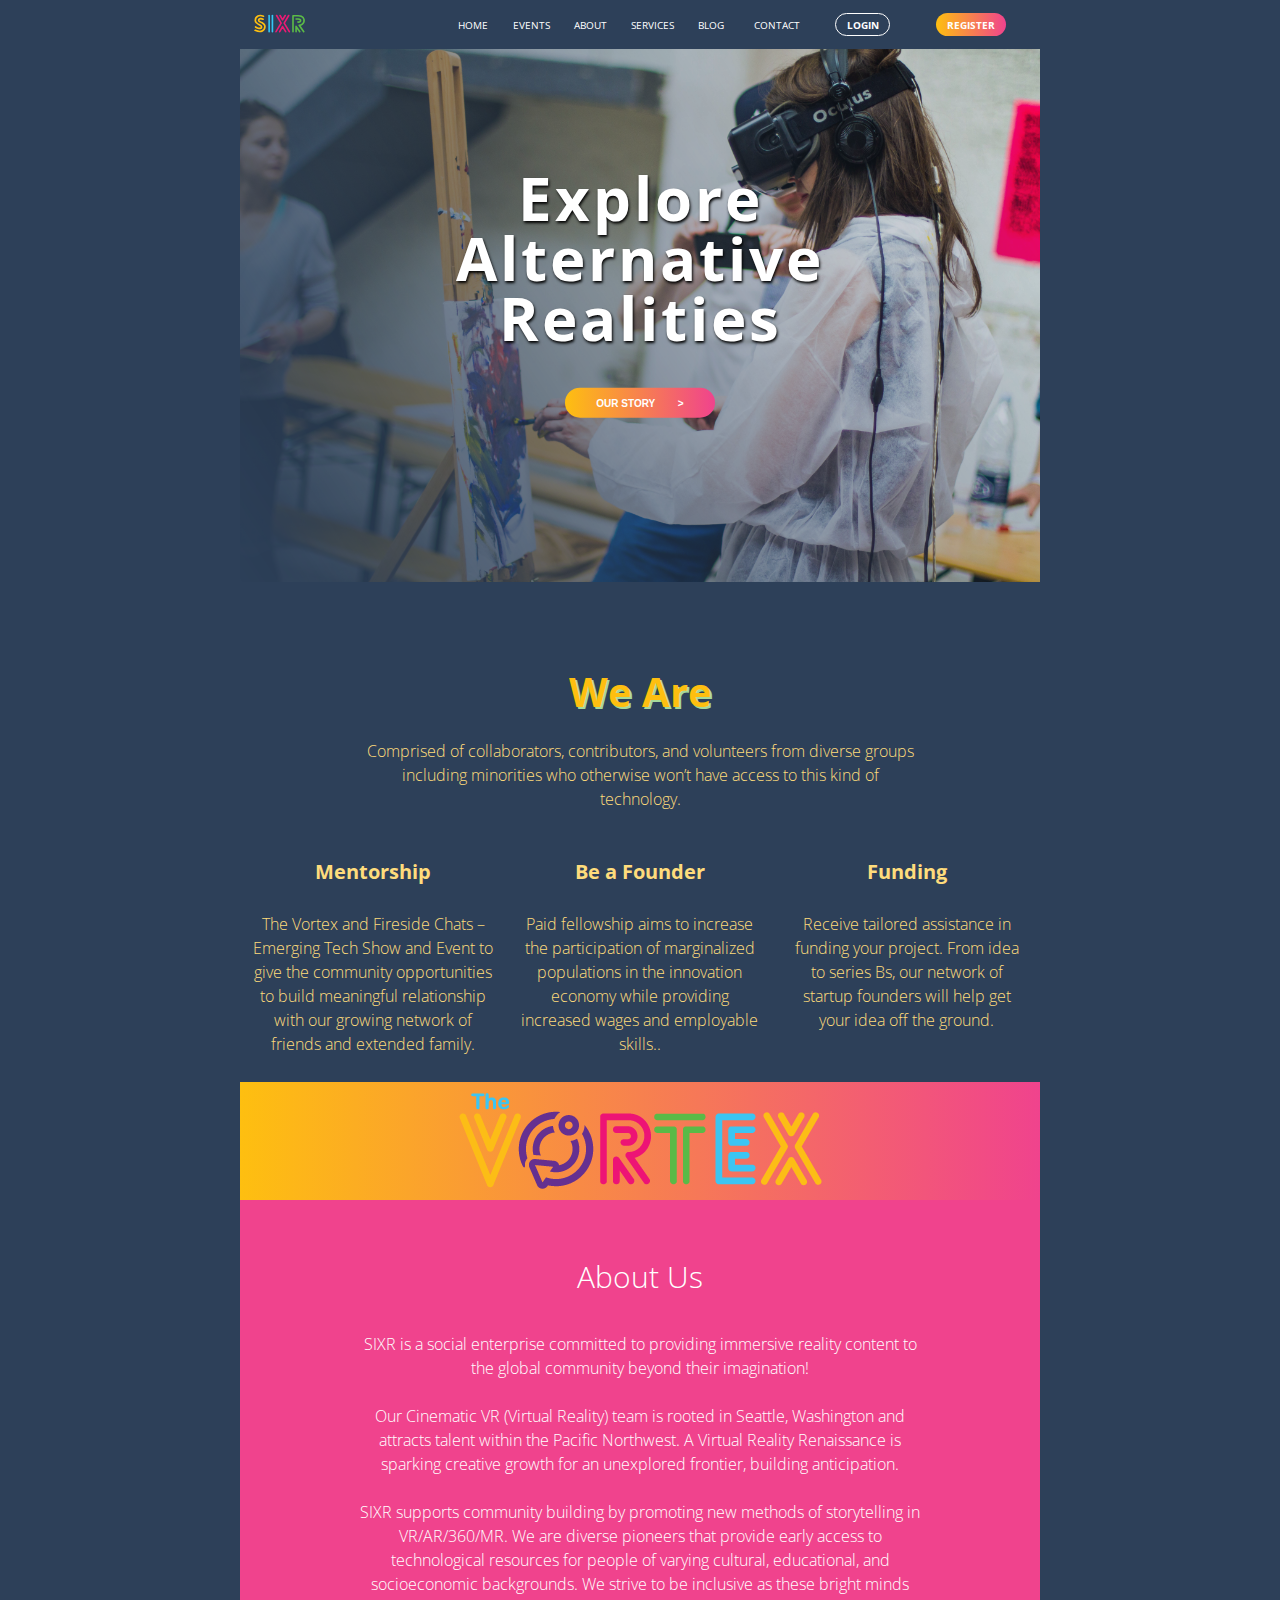
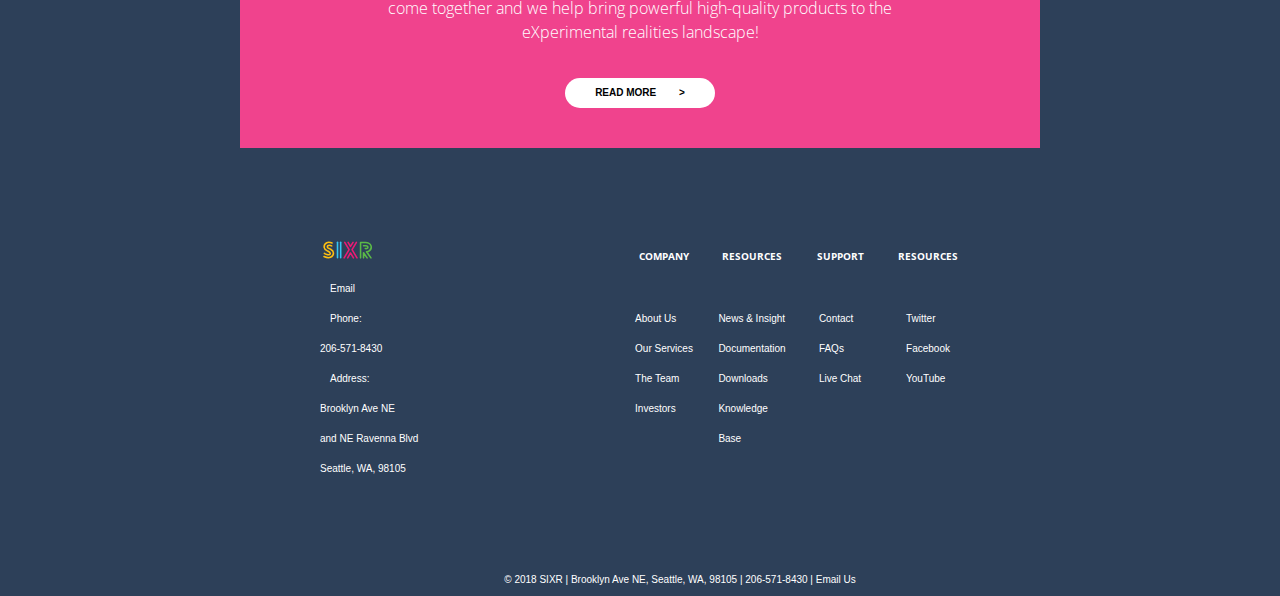
<file: index.html>
<!DOCTYPE html>
<!--[if lt IE 7]>      <html class="no-js lt-ie9 lt-ie8 lt-ie7"> <![endif]-->
<!--[if IE 7]>         <html class="no-js lt-ie9 lt-ie8"> <![endif]-->
<!--[if IE 8]>         <html class="no-js lt-ie9"> <![endif]-->
<!--[if gt IE 8]><!--> <html class="no-js"> <!--<![endif]-->
<head>
    <meta charset="utf-8">
    <meta http-equiv="X-UA-Compatible" content="IE=edge">
    <title>SIXR - Home</title>
    <meta name="description" content="">
    <meta name="viewport" content="width=device-width, initial-scale=1">
    <link href="https://fonts.googleapis.com/css?family=Open+Sans+Condensed:300|Open+Sans:300,400&display=swap" rel="stylesheet">
    <link rel="stylesheet" href="https://use.fontawesome.com/releases/v5.8.1/css/all.css" integrity="sha384-50oBUHEmvpQ+1lW4y57PTFmhCaXp0ML5d60M1M7uH2+nqUivzIebhndOJK28anvf" crossorigin="anonymous">
    <link rel="stylesheet" href="css/index.css">
</head>

<body>
<div class="container">
    <!-- Logo and nav menu / toggle nav menu -->
    <header> 
        <span class="navbar-toggle" id="js-navbar-toggle">
                <i class="fas fa-bars"></i>
        </span>
        <div class="logo">
            <a href="index.html">   
            <img src="img/sixr_logo.svg" alt="">
            </a>
        </div>
        <div id="nav-links" class="nav-links">
                <a href="index.html" class="home">HOME</a>
                <a target="blank" href="https://sixr.tv/events/">EVENTS</a>                    
                <a target="blank" href="about.html">ABOUT</a>
                <a href="#services">SERVICES</a>
                <a target="blank" href="https://sixr.tv/sizzle-crunch/">BLOG</a>
                <a href="#contact">CONTACT</a>
                <a target "_blank" href="/login"><button class="login">LOGIN</button></a>
                <a target "_blank" href="https://sixr-app.netlify.com/"><button class="register">REGISTER</button></a>
        </div><!-- nav-links -->
    </header>
    <!-- Main banner -->
    <section id="home" class="banner">

        <div class="mobile-btns">
                <a href="/login"><button class="login">LOGIN</button></a>
                <a href="https://sixr-app.netlify.com/"><button class="register">REGISTER</button></a>
        </div>
        <div class="center-mobile">
            <h1>
                Explore<br>Alternative<br>Realities<br>
            </h1>
            <a href="#about"><button>OUR STORY &emsp;&emsp;></button></a>
        </div><!-- center mobile -->
        <div class="center-left">
            <h1>
                Explore<br>Alternative<br>Realities<br>
            </h1>
            <a href="#about"><button>OUR STORY &emsp;&emsp;></button></a>
        </div><!-- center left -->
        <img src="img/vr-painting.jpg" alt="vr painting">

    </section>


    <section class="main">
        <!-- SIXR services -->
        <div id="services">
            <div class="service-intro">
                    <h1>We Are</h1>
                    <p>Comprised of collaborators, contributors, and volunteers from diverse groups including minorities who otherwise won’t have access to this kind of technology.</p>
            </div>
            <div class="service-divs">
                <div>
                    <i class="fas fa-user-circle fa-3x"></i>
                    <h2>Mentorship</h2>
                    <p>The Vortex and Fireside Chats – Emerging Tech Show and Event to give the community opportunities to build meaningful relationship with our growing network of friends and extended family.</p>
                </div>
                <div>
                    <i class="fas fa-laptop fa-3x"></i>
                    <h2>Be a Founder</h2>
                    <p>Paid fellowship aims to increase the participation of marginalized populations in the innovation economy while providing increased wages and employable skills..
                    </p>
                </div>
                <div>
                    <i class="fas fa-store-alt fa-3x"></i>
                    <h2>Funding</h2>
                    <p>Receive tailored assistance in funding your project. From idea to series Bs, our network of startup founders will help get your idea off the ground.</p>
                </div>
            </div>
        </div>
        <!-- About SIXR -->
        <div id="about" class="about">
            <div class="img-about">
                <img src="img/vortex.png" alt="">
            </div>
            <div class="txt-about">
                <h2>About Us</h2>
                <p>
                        SIXR is a social enterprise committed to providing immersive reality content to the global community beyond their imagination!<br><br>

                        Our  Cinematic VR (Virtual Reality) team is rooted in Seattle, Washington and attracts talent within the Pacific Northwest. A Virtual Reality Renaissance is sparking creative growth for an unexplored frontier, building anticipation.<br><br>
                        
                        SIXR supports community building by promoting new methods of storytelling in VR/AR/360/MR. We are diverse pioneers that provide early access to technological resources for people of varying cultural, educational, and socioeconomic backgrounds. We strive to be inclusive as these bright minds come together and we help bring powerful high-quality products to the eXperimental realities landscape!<br><br>                    </p>
                <a target="blank" href="https://sixr.tv/network/"><button>READ MORE &emsp;&emsp;></button></a>
            </div>
        </div>

    </section>

    <footer>

            <section id="contact" class="footer-main">
                <!-- Footer logo and contact -->
                <div class="logo">
                <ul>
                    <a href="index.html"><img src="img/sixr_logo.svg" alt=""></a>                
                <li>
                    <a href="mailto:budi@studivo.com"><i class="far fa-envelope"></i>&emsp;Email</a>
                </li>    
                <li>
                    <a href="tel:1-2060571-8530"><i class="fas fa-phone"></i>&emsp;Phone:<br>206-571-8430</a>
                </li>
                <li>
                    <i class="fas fa-map-marker-alt"></i>&emsp;Address:<br>Brooklyn Ave NE<br>and NE Ravenna Blvd<br>Seattle, WA, 98105
                </li>
            </ul>
                </div><!-- Footer log and contact -->

                <!-- Footer resource uls -->
                <div class="footer-resources-1">
                    <h4>COMPANY</h4>
                    <ul>
                        <a href="about.html"><li>About Us</li></a>
                        <li>Our Services</li>
                        <li>The Team</li>
                        <li>Investors</li>
                    </ul>
                </div>
                <div class=footer-resources-2>
                    <h4>RESOURCES</h4>
                    <ul>
                        <li>News & Insight</li>
                        <li>Documentation</li>
                        <li>Downloads</li>
                        <li>Knowledge Base</li>
                    </ul>
                </div>
                <div class="footer-resources-3">
                    <h4>SUPPORT</h4>
                    <ul>
                        <li>Contact</li>
                        <li>FAQs</li>
                        <li>Live Chat</li>
                    </ul>
                </div>
                <div class="footer-resources-4">   
                    <h4>RESOURCES</h4>
                    <ul class="social-icons">
                        <li><i class="fab fa-twitter fa-3x"></i></li>
                        <li><i class="fab fa-facebook fa-3x"></i></li>
                        <li><i class="fab fa-youtube-square fa-3x"></i></li>
                    </ul>
                    <!-- Social Media ul -->
                    <ul class="social-text">
                        <li>Twitter</li>
                        <li>Facebook</li>
                        <li>YouTube</li>                                
                    </ul>
                </div>

            </section>
            <!-- Copyright line and bottom contact line -->
            <div class="copyright">
                <div>
                        © 2018 SIXR | Brooklyn Ave NE, Seattle, WA, 98105 | 206-571-8430 | <a href="mailto:sixr@studivo.com">Email Us</a>
                </div>                
            </div>

    </footer>
</div>
    <!-- JavaScript file -->
    <script src="index.js" async defer></script>
</body>
</html>
</file>
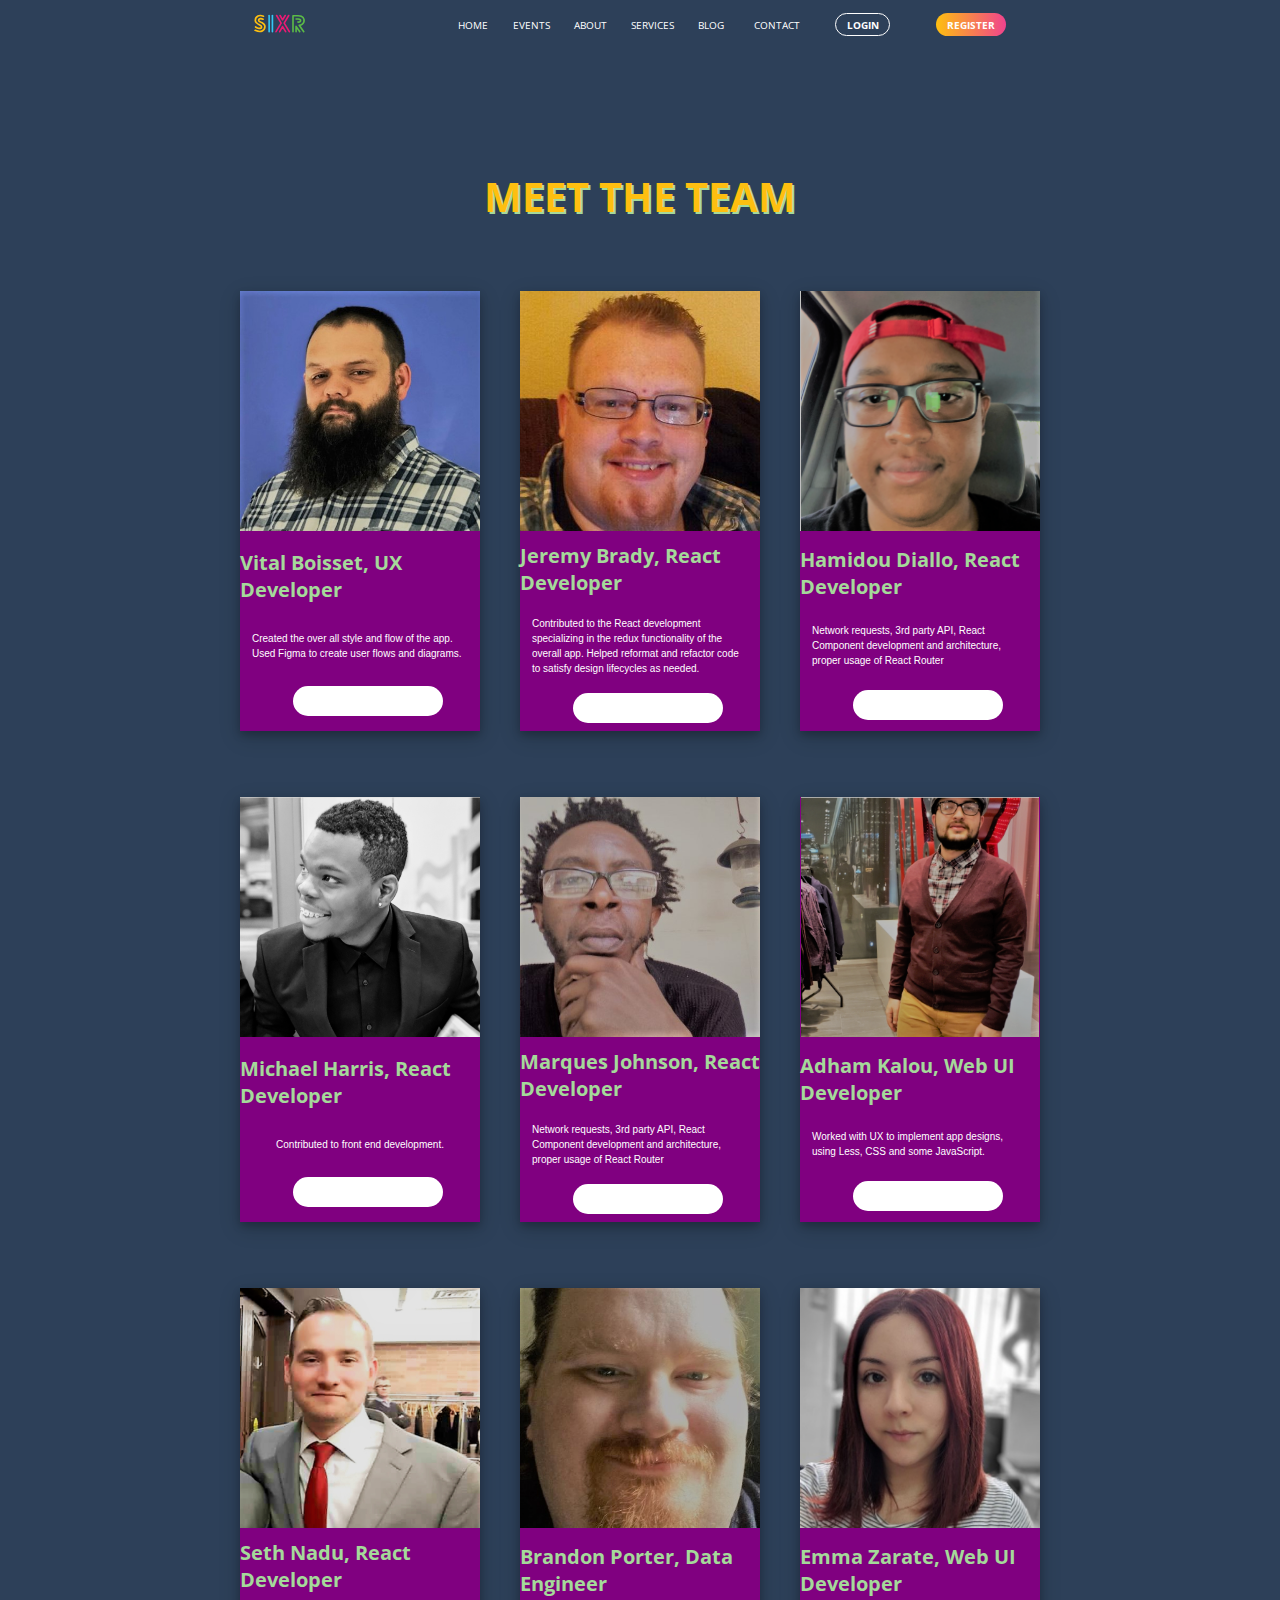
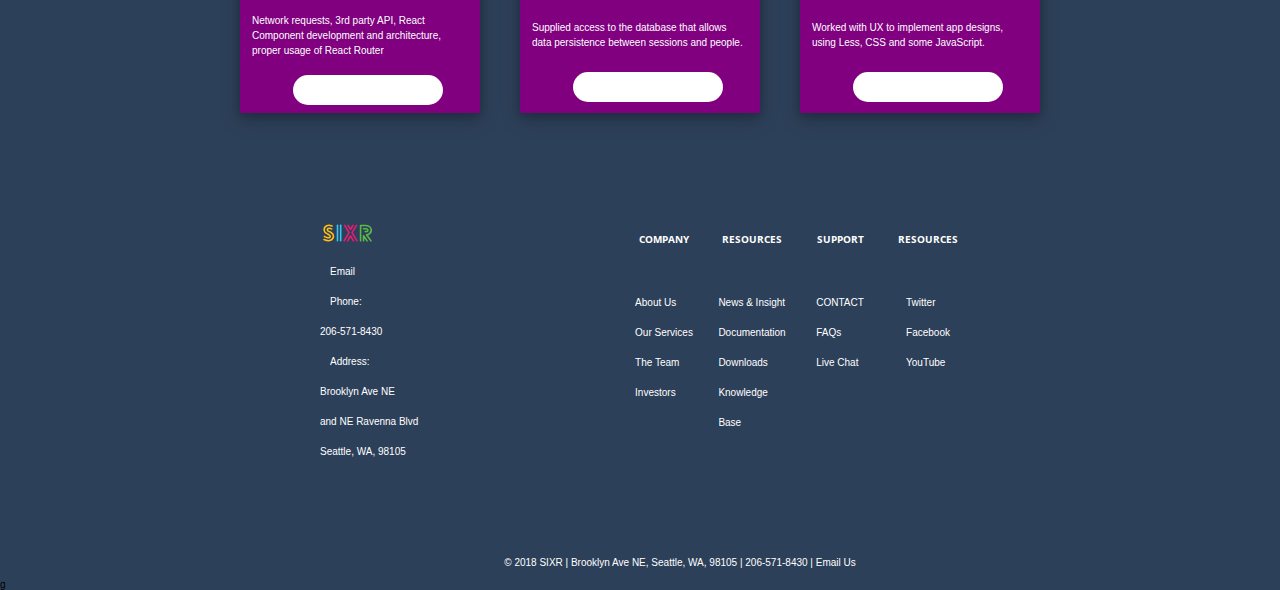
<file: about.html>
<!DOCTYPE html>
<!--[if lt IE 7]>      <html class="no-js lt-ie9 lt-ie8 lt-ie7"> <![endif]-->
<!--[if IE 7]>         <html class="no-js lt-ie9 lt-ie8"> <![endif]-->
<!--[if IE 8]>         <html class="no-js lt-ie9"> <![endif]-->
<!--[if gt IE 8]><!--> <html class="no-js"> <!--<![endif]-->
<head>
    <meta charset="utf-8">
    <meta http-equiv="X-UA-Compatible" content="IE=edge">
    <title>SIXR - Home</title>
    <meta name="description" content="">
    <meta name="viewport" content="width=device-width, initial-scale=1">
    <link href="https://fonts.googleapis.com/css?family=Open+Sans+Condensed:300|Open+Sans:300,400&display=swap" rel="stylesheet">
    <link rel="stylesheet" href="https://use.fontawesome.com/releases/v5.8.1/css/all.css" integrity="sha384-50oBUHEmvpQ+1lW4y57PTFmhCaXp0ML5d60M1M7uH2+nqUivzIebhndOJK28anvf" crossorigin="anonymous">
        <link rel="stylesheet" href="css/index.css">
</head>

<body>
<div class="container">
    <!-- Logo, navbar and nav toggle menu -->
    <header>
        <span class="navbar-toggle" id="js-navbar-toggle">
                <i class="fas fa-bars"></i>
        </span>
        <div class="logo">
            <a href="index.html">
            <img src="img/sixr_logo.svg" alt="">
            </a>
        </div>
        <div id="nav-links" class="nav-links">
                <a href="index.html" class="home">HOME</a>
                <a target ="_blank" href="https://sixr.tv/events/">EVENTS</a>                    
                <a href="about.html">ABOUT</a>
                <a target="_blank"href="#services">SERVICES</a>
                <a target="blank" href="https://sixr.tv/sizzle-crunch/">BLOG</a>
                <a href="#contact">CONTACT</a>
                <a target "_blank" href="/login"><button class="login">LOGIN</button></a>
                <a target "_blank" href="https://sixr-app.netlify.com/"><span><button class="register">REGISTER</span></button></a>
        </div><!-- nav-links -->
    </header>
    <!-- Team intro -->
    <div>
        <h1 class="meet-team">MEET THE TEAM</h1>
    </div>
    <!-- Grid container: image, title, work links, and short intro -->
    <section class="team-container">

        <div class="team member-1">
            <img src="img/vboisset.jfif" alt="">
            <h2>Vital Boisset, UX Developer</h2>
            <p>Created the over all style and flow of the app. Used Figma to create user flows and diagrams.</p>
            <a href="https://www.linkedin.com/in/vital-boisset/"><button><i class="fab fa-linkedin fa-2x"></i></button></a>
        </div> 
        <div class="team member-2">
            <img src="img/jbrady.png" alt="">
            <h2>Jeremy Brady, React Developer</h2>
            <p>Contributed to the React development specializing in the redux functionality of the overall app. Helped reformat and refactor code to satisfy design lifecycles as needed.</p>
            <a href="https://github.com/jeremybrady702"><button><i class="fab fa-github fa-2x"></i></button></a>
        </div>
        <div class="team member-3">
            <img src="img/hdiallo.png" alt="">
            <h2>Hamidou Diallo, React Developer</h2>
            <p>Network requests, 3rd party API, React Component development and architecture, proper usage of React Router</p>
            <a href="https://github.com/hamidoudiallo96"><button><i class="fab fa-github fa-2x"></i></button></a>
        </div>
        <div class="team member-4">
            <img src="img/mharris.png" alt="">
            <h2>Michael Harris, React Developer</h2>
            <p>Contributed to front end development.</p>
            <a href="https://github.com/imMichaelHarris"><button><i class="fab fa-github fa-2x"></i></button></a>
        </div>
        <div class="team member-5">
            <img src="img/mjohnson.jfif" alt="">
            <h2>Marques Johnson, React Developer</h2>
            <p>Network requests, 3rd party API, React Component development and architecture, proper usage of React Router</p>
            <a href="https://github.com/MarquesJ8023"><button><i class="fab fa-github fa-2x"></i></button></a>
        </div>
        <div class="team member-6">
            <img src="img/akalou.png" alt="">
            <h2>Adham Kalou, Web UI Developer</h2>
            <p>Worked with UX to implement app designs, using Less, CSS and some JavaScript.</p>
            <a href="https://github.com/Adhamkalou"><button><i class="fab fa-github fa-2x"></i></button></a>
        </div>
        <div class="team member-7">
            <img src="img/snadu.png" alt="">
            <h2>Seth Nadu, React Developer</h2>
            <p>Network requests, 3rd party API, React Component development and architecture, proper usage of React Router</p>
            <a href="https://github.com/sethnadu"><button><i class="fab fa-github fa-2x"></i></button></a>
        </div>
        <div class="team member-8">
            <img src="img/bporter.jfif" alt="">
            <h2>Brandon Porter, Data Engineer</h2>
            <p>Supplied access to the database that allows data persistence between sessions and people.</p>
            <a href="https://github.com/AshenPheonix"><button><i class="fab fa-github fa-2x"></i></button></a>
        </div>
        <div class="team member-9">
                <img src="img/ezarate.jpg" alt="">
                <h2>Emma Zarate, Web UI Developer</h2>
                <p>Worked with UX to implement app designs, using Less, CSS and some JavaScript.</p>
                <a href="https://github.com/yoshimii"><button><i class="fab fa-github fa-2x"></i></button></a>
        </div>
    <!-- End grid container -->
    </section>
    <!-- Footer: Contact, and social links -->
    <footer>

        <section id="contact" class="footer-main">
            <div class="logo">

            <ul>
            <a href="index.html"><img src="img/sixr_logo.svg" alt=""></a>
            
            <li>
                <a href="mailto:budi@studivo.com"><i class="far fa-envelope"></i>&emsp;Email</a>
            </li>    
            <li>
                <a href="tel:1-2060571-8530"><i class="fas fa-phone"></i>&emsp;Phone:<br>206-571-8430</a>
            </li>
            <li>
                <i class="fas fa-map-marker-alt"></i>&emsp;Address:<br>Brooklyn Ave NE<br>and NE Ravenna Blvd<br>Seattle, WA, 98105
            </li>
        </ul>
            </div>
            <div class="footer-resources-1">
                <h4>COMPANY</h4>
                <ul>
                    <a href="about.html"><li>About Us</li></a>
                    <li>Our Services</li>
                    <li>The Team</li>
                    <li>Investors</li>
                </ul>
            </div>
            <div class=footer-resources-2>
                <h4>RESOURCES</h4>
                <ul>
                    <li>News & Insight</li>
                    <li>Documentation</li>
                    <li>Downloads</li>
                    <li>Knowledge Base</li>
                </ul>
            </div>
            <div class="footer-resources-3">
                <h4>SUPPORT</h4>
                <ul>
                    <li>CONTACT</li>
                    <li>FAQs</li>
                    <li>Live Chat</li>
                </ul>
            </div>
            <!-- Social links -->
            <div class="footer-resources-4">   
                <h4>RESOURCES</h4>
                <ul class="social-icons">
                    <li><i class="fab fa-twitter fa-3x"></i></li>
                    <li><i class="fab fa-facebook fa-3x"></i></li>
                    <li><i class="fab fa-youtube-square fa-3x"></i></li>
                </ul>

                <ul class="social-text">
                    <li>Twitter</li>
                    <li>Facebook</li>
                    <li>YouTube</li>                                
                </ul>
            </div>
        </section>
        <div class="copyright">
            <div>
                    © 2018 SIXR | Brooklyn Ave NE, Seattle, WA, 98105 | 206-571-8430 | <a href="mailto:sixr@studivo.com">Email Us</a>
            </div>            
        </div>

    </footer>
</div>
    
    <script src="index.js" async defer></script>
</body>
</html>g
</file>
<file: css/index.css>
* {
  box-sizing: border-box;
}
html {
  font-size: 62.5%;
}
html,
body {
  font-family: 'Condensed Open Sans', sans-serif;
}
body {
  background-color: #2d4059;
  margin: 0;
}
.container {
  display: flex;
  flex-direction: column;
  width: 100%;
  max-width: 800px;
  margin: 0 auto;
}
h1,
h2,
h3,
h4,
h5 {
  font-family: 'Open Sans', sans-serif;
}
h1 {
  font-size: 4rem;
}
h2 {
  font-size: 2rem;
  padding-bottom: 10px;
}
h4 {
  font-size: 1rem;
  padding-bottom: 10px;
}
p {
  line-height: 1.5;
  font-size: 1.6rem;
  padding-bottom: 10px;
}
a {
  text-decoration: none;
  color: white;
}
ul {
  list-style: none;
}
header {
  display: flex;
  justify-content: space-between;
  margin: 1.1rem;
}
header .navbar-toggle {
  position: absolute;
  top: 10px;
  right: 20px;
  cursor: pointer;
  color: rgba(255, 255, 255, 0.8);
  font-size: 24px;
}
@media (min-width: 801px) {
  header .navbar-toggle {
    display: none;
  }
}
header .active {
  display: flex;
}
header .logo img {
  width: 30%;
}
.nav-links {
  display: flex;
  justify-content: space-around;
  align-items: center;
  width: 75%;
  text-align: center;
}
@media (max-width: 800px) {
  .nav-links {
    flex-direction: column;
    display: none;
    width: 50%;
    font-size: 1.3rem;
  }
}
.nav-links a {
  margin: 0 1.2rem;
  width: 10rem;
  height: 1.5rem;
  display: flex;
  align-items: center;
  z-index: 7;
  font-family: 'Open sans', sans-serif;
}
.nav-links a:hover {
  color: #00ffff;
}
@media (max-width: 800px) {
  .nav-links a {
    padding: 1rem;
  }
}
.nav-links a button {
  font-size: 100%;
  font-family: inherit;
  border: none;
  border-radius: 15px;
  padding: 0 1.1rem;
  height: 2.3rem;
  width: 7rem;
  margin: 0 1.1rem;
  font-weight: bold;
  transition: all 0.5s;
  cursor: pointer;
}
.nav-links a button:hover {
  box-shadow: 0 4px 8px 0 rgba(0, 0, 0, 0.2), 0 6px 20px 0 rgba(0, 0, 0, 0.19);
}
@media (max-width: 800px) {
  .nav-links a button {
    display: none;
  }
}
.nav-links a .login {
  border: 1px solid white;
  background: none;
  color: white;
  width: 5.5rem;
}
.nav-links a .register {
  border: none;
  color: white;
  background: linear-gradient(to right, #febf10, #f0438d);
}
footer {
  font-weight: lighter;
  color: white;
  text-align: left;
}
footer .footer-main {
  display: flex;
  flex-direction: row;
  justify-content: space-between;
  margin: 10%;
}
footer .footer-main div.logo {
  width: 25%;
  margin-right: 20%;
}
footer .footer-main div.logo img {
  width: 35%;
}
footer .footer-main div.logo h4 {
  font-size: 2rem;
}
footer .footer-main div.logo p {
  font-size: 1rem;
  line-height: 2;
}
footer .footer-main div {
  width: 10%;
  display: flex;
  flex-direction: column;
  line-height: 3;
  align-items: center;
  padding: 0;
}
footer .footer-main div ul {
  padding: 0;
}
@media (max-width: 800px) {
  footer .footer-main div .social-text {
    display: none;
  }
}
@media (min-width: 801px) {
  footer .footer-main div .social-icons {
    display: none;
  }
}
@media (max-width: 800px) {
  footer .footer-main .footer-resources-2 {
    display: none;
  }
}
footer .copyright {
  margin-left: 10%;
  padding-bottom: 1.1rem;
  display: flex;
  justify-content: center ;
}
@media (max-width: 500px) {
  footer .copyright {
    display: none;
  }
}
.banner {
  position: relative;
  width: 100%;
  justify-content: center;
  align-items: center;
  padding-bottom: 10%;
}
@media (min-width: 801px) {
  .banner .mobile-btns {
    display: none;
    width: 100%;
  }
}
.banner .mobile-btns button {
  width: 95%;
  font-size: 100%;
  font-family: inherit;
  border-radius: 15px;
  padding: 0 1.1rem;
  height: 3rem;
  margin: 0 1.1rem 1.1rem;
  border: none;
  color: white;
  background: linear-gradient(to right, #febf10, #f0438d);
  font-weight: bold;
  transition: all 0.5;
  cursor: pointer;
}
.banner h1 {
  color: white;
  font-size: 6rem;
  text-shadow: 1px 2px 3px black;
  line-height: 1;
  letter-spacing: 0.3rem;
  z-index: 7;
}
.banner img {
  width: 100%;
  -webkit-mask-image: -webkit-gradient(linear, right top, left bottom, from(#000000), to(rgba(0, 0, 0, 0)));
}
@media (max-width: 500px) {
  .banner img {
    display: none;
  }
}
.banner .center-mobile {
  display: flex;
  flex-direction: column;
  text-align: center;
  justify-content: center;
  align-items: center;
  background: pink;
}
.banner .center-mobile button {
  font-size: 100%;
  font-family: inherit;
  border-radius: 15px;
  padding: 0 1.1rem;
  height: 3rem;
  width: 15rem;
  margin: 0 1.1rem 1.1rem;
  border: none;
  color: white;
  background: linear-gradient(to right, #febf10, #f0438d);
  font-weight: bold;
}
@media (min-width: 801px) {
  .banner .center-mobile {
    display: none;
  }
}
.banner .center-left {
  max-width: 100%;
  position: absolute;
  top: 50%;
  left: 50%;
  transform: translate(-50%, -80%);
  display: flex;
  flex-direction: column;
  text-align: center;
  justify-content: center;
  align-items: center;
  z-index: 7;
}
@media (max-width: 800px) {
  .banner .center-left {
    display: none;
  }
}
.banner .center-left button {
  font-size: 100%;
  font-family: inherit;
  border-radius: 15px;
  padding: 0 1.1rem;
  height: 3rem;
  width: 15rem;
  margin: 0 1.1rem;
  border: none;
  color: white;
  background: linear-gradient(to right, #febf10, #f0438d);
  font-weight: bold;
  cursor: pointer;
}
.banner .center-left button:hover {
  box-shadow: 0 4px 8px 0 rgba(0, 0, 0, 0.2), 0 6px 20px 0 rgba(0, 0, 0, 0.19);
}
.main {
  text-align: center;
  display: flex;
  flex-direction: column;
}
.main h2 {
  font-size: 2rem;
}
.main p {
  font-weight: 300;
  font-family: 'Open sans condensed', sans-serif;
}
.main #services {
  color: #fedc7c;
}
.main #services .service-intro h1 {
  margin: 0 0 2.5% 0;
}
.main #services .service-intro p {
  margin: 0 15%;
  line-height: 1.5;
  font-weight: lighter;
}
.main #services .service-divs {
  display: flex;
  justify-content: space-around;
  margin-top: 2.5%;
}
.main #services .service-divs div {
  width: 30%;
}
.main #services .service-divs div .fas {
  color: #f0438d;
}
.main .about {
  display: flex;
  flex-direction: column;
  justify-content: center;
  color: white;
}
.main .about .img-about {
  width: 100%;
  background: linear-gradient(to right, #febf10, #f0438d);
  display: flex;
  flex-direction: column;
  justify-content: center;
  align-items: center;
  padding: 1.1rem 0;
}
.main .about .img-about h1 {
  margin: 0;
  color: white;
}
.main .about .txt-about {
  background-color: #f0438d;
  padding-bottom: 5%;
}
.main .about h2 {
  margin-top: 7%;
  font-weight: lighter;
  font-size: 3rem;
}
.main .about p {
  margin: auto 15%;
}
.main .about button {
  font-size: 100%;
  font-family: inherit;
  border-radius: 15px;
  padding: 0 1.1rem;
  height: 3rem;
  width: 15rem;
  margin: 0 1.1rem;
  border: none;
  background: white;
  font-weight: bold;
  transition: all 0.5;
  cursor: pointer;
}
.main .about button:hover {
  box-shadow: 0 4px 8px 0 rgba(0, 0, 0, 0.2), 0 6px 20px 0 rgba(0, 0, 0, 0.19);
}
h1 {
  color: #febf10;
  text-align: center;
  margin-top: 15%;
  text-shadow: 2px 2px #a5d99a;
}
.team-container {
  display: grid;
  grid-gap: 5%;
  grid-template: [row1-start] "member-1 member-2 member-3" 1fr [row1-end] [row2-start] "member-4 member-5 member-6" 1fr [row2-end] [row3-start] "member-7 member-8 member-9" 1fr [row3-end] / 1fr 1fr 1fr;
  padding: 5% 0 15% 0;
}
@media (max-width: 500px) {
  .team-container {
    display: flex;
    flex-direction: column;
  }
}
.team-container .team {
  display: grid;
  justify-items: center;
  background: purple;
  box-shadow: 0 4px 8px 0 rgba(0, 0, 0, 0.2), 0 6px 20px 0 rgba(0, 0, 0, 0.19);
}
.team-container .team img {
  max-width: 240px;
  max-height: 240px;
  transition: transform 1s 1s, background 1s 1s;
}
.team-container .team img:hover {
  transform: rotate(720deg) scale(0.5);
  background: #e67e22;
  border-radius: 200px;
}
@media (max-width: 800px) {
  .team-container .team img {
    max-width: 150px;
  }
}
@media (max-width: 500px) {
  .team-container .team img {
    max-width: 300px;
    max-height: 300px ;
  }
}
.team-container h2 {
  color: #a5d99a;
  font-family: 'Open sans condensed', sans-serif;
  margin-top: 1.1rem;
  margin-bottom: 0;
}
@media (max-width: 500px) {
  .team-container h2 {
    margin-bottom: 0;
  }
}
.team-container p {
  color: white;
  font-size: 1rem;
  padding: 0 5%;
}
.team-container button {
  font-size: 100%;
  font-family: inherit;
  border-radius: 15px;
  height: 3rem;
  width: 15rem;
  border: none;
  background: white;
  font-weight: bold;
  margin: 5%;
  cursor: pointer;
}
.team-container button:hover {
  box-shadow: 0 4px 8px 0 rgba(0, 0, 0, 0.2), 0 6px 20px 0 rgba(0, 0, 0, 0.19);
}
@media (max-width: 800px) {
  .team-container button {
    width: 6rem;
  }
}
@media (max-width: 500px) {
  .team-container button {
    margin-bottom: 3rem;
  }
}
</file>
